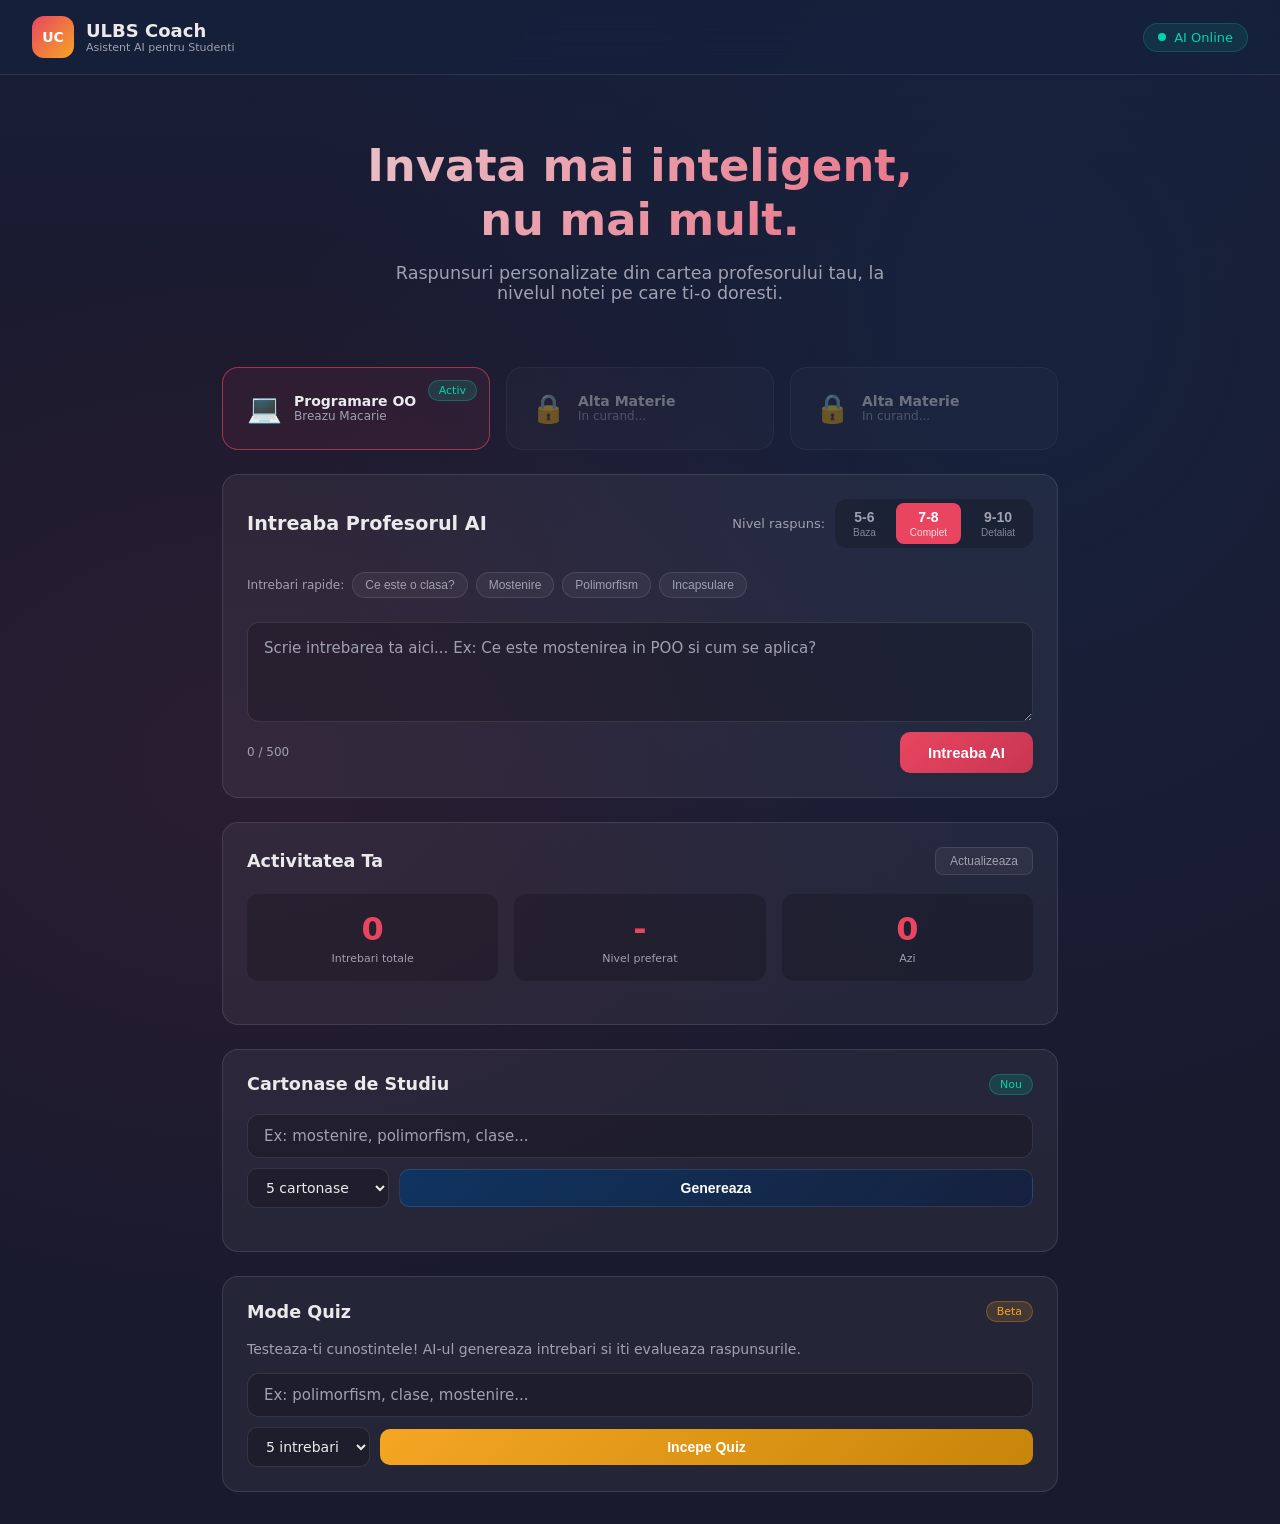
<file: frontend/ULBS-Coach.html>
<!DOCTYPE html>
<html lang="ro">
<head>
    <meta charset="UTF-8">
    <meta name="viewport" content="width=device-width, initial-scale=1.0">
    <title>ULBS Coach - Asistent AI</title>
    <link rel="stylesheet" href="ULBS-Coach.css">
</head>
<body>

    <nav class="navbar">
        <div class="nav-brand">
            <div class="nav-logo">UC</div>
            <div>
                <span class="nav-title">ULBS Coach</span>
                <span class="nav-subtitle">Asistent AI pentru Studenti</span>
            </div>
        </div>
        <div class="nav-status">
            <span class="status-dot"></span>
            <span>AI Online</span>
        </div>
    </nav>

    <div class="hero">
        <h1>Invata mai inteligent,<br>nu mai mult.</h1>
        <p>Raspunsuri personalizate din cartea profesorului tau, la nivelul notei pe care ti-o doresti.</p>
    </div>

    <main class="container">

        <div class="cards-grid">
            <div class="card materie-card active" data-materie="POO">
                <div class="card-icon">💻</div>
                <div class="card-info">
                    <h3>Programare OO</h3>
                    <p>Breazu Macarie</p>
                </div>
                <div class="card-badge">Activ</div>
            </div>
            <div class="card materie-card disabled">
                <div class="card-icon">🔒</div>
                <div class="card-info">
                    <h3>Alta Materie</h3>
                    <p>In curand...</p>
                </div>
            </div>
            <div class="card materie-card disabled">
                <div class="card-icon">🔒</div>
                <div class="card-info">
                    <h3>Alta Materie</h3>
                    <p>In curand...</p>
                </div>
            </div>
        </div>

        <div class="card coach-card">
            <div class="coach-header">
                <h2>Intreaba Profesorul AI</h2>
                <div class="nota-selector">
                    <span class="nota-label">Nivel raspuns:</span>
                    <div class="nota-buttons">
                        <button class="nota-btn" data-nota="5-6">
                            <span class="nota-num">5-6</span>
                            <span class="nota-desc">Baza</span>
                        </button>
                        <button class="nota-btn selected" data-nota="7-8">
                            <span class="nota-num">7-8</span>
                            <span class="nota-desc">Complet</span>
                        </button>
                        <button class="nota-btn" data-nota="9-10">
                            <span class="nota-num">9-10</span>
                            <span class="nota-desc">Detaliat</span>
                        </button>
                    </div>
                </div>
            </div>

            <div class="intrebari-rapide">
                <span class="ir-label">Intrebari rapide:</span>
                <button class="ir-btn" onclick="setIntrebare('Ce este o clasa in POO?')">Ce este o clasa?</button>
                <button class="ir-btn" onclick="setIntrebare('Explica mostenirea in POO')">Mostenire</button>
                <button class="ir-btn" onclick="setIntrebare('Ce este polimorfismul?')">Polimorfism</button>
                <button class="ir-btn" onclick="setIntrebare('Ce este incapsularea?')">Incapsulare</button>
            </div>

            <div class="input-area">
                <textarea id="intrebare-input" placeholder="Scrie intrebarea ta aici... Ex: Ce este mostenirea in POO si cum se aplica?"></textarea>
                <div class="input-actions">
                    <span id="char-count">0 / 500</span>
                    <button id="intreaba-btn" onclick="intreaba()">
                        <span id="btn-text">Intreaba AI</span>
                        <span id="btn-spinner" style="display:none">Se gandeste...</span>
                    </button>
                </div>
            </div>
        </div>

        <div class="card raspuns-card" id="raspuns-card" style="display:none">
            <div class="raspuns-header">
                <div class="raspuns-avatar">AI</div>
                <div>
                    <h3>Prof. ULBS Coach</h3>
                    <span id="raspuns-nivel-badge" class="nivel-badge"></span>
                </div>
                <button class="copy-btn" onclick="copyRaspuns()">Copiaza</button>
            </div>
            <div id="raspuns-text" class="raspuns-text"></div>
            <div class="raspuns-footer">
                <span>Sursa: Breazu Macarie - POO</span>
                <button class="new-btn" onclick="newIntrebare()">Intrebare noua</button>
            </div>
        </div>

        <div class="card statistici-card">
            <div class="stat-header">
                <h2>Activitatea Ta</h2>
                <button onclick="loadStatistici()">Actualizeaza</button>
            </div>
            <div class="stat-numbers">
                <div class="stat-box">
                    <span id="total-intrebari">0</span>
                    <label>Intrebari totale</label>
                </div>
                <div class="stat-box">
                    <span id="nota-preferata">-</span>
                    <label>Nivel preferat</label>
                </div>
                <div class="stat-box">
                    <span id="azi-intrebari">0</span>
                    <label>Azi</label>
                </div>
            </div>
            <div id="istoricul" class="istoricul"></div>
        </div>

        <div class="card cartonase-card" id="cartonase-card">
            <div class="stat-header">
                <h2>Cartonase de Studiu</h2>
                <span class="card-badge" style="position:static">Nou</span>
            </div>
            <div class="cartonase-input">
                <input type="text" id="topic-input" placeholder="Ex: mostenire, polimorfism, clase..."/>
                <div class="cartonase-controls">
                    <select id="numar-cartonase">
                        <option value="3">3 cartonase</option>
                        <option value="5" selected>5 cartonase</option>
                        <option value="10">10 cartonase</option>
                    </select>
                    <button id="genereaza-btn" onclick="genereazaCartonase()">Genereaza</button>
                </div>
            </div>
            <div id="cartonase-container"></div>
        </div>

        <div class="card quiz-card">
            <div class="stat-header">
                <h2>Mode Quiz</h2>
                <span class="card-badge" style="position:static; background: rgba(245,166,35,0.15); color: var(--gold); border-color: rgba(245,166,35,0.3);">Beta</span>
            </div>

            <div id="quiz-start" class="quiz-start">
                <p style="color: var(--text-muted); font-size: 14px; margin-bottom: 1rem;">Testeaza-ti cunostintele! AI-ul genereaza intrebari si iti evalueaza raspunsurile.</p>
                <div class="cartonase-input">
                    <input type="text" id="quiz-topic-input" placeholder="Ex: polimorfism, clase, mostenire..."/>
                    <div class="cartonase-controls">
                        <select id="quiz-numar">
                            <option value="3">3 intrebari</option>
                            <option value="5" selected>5 intrebari</option>
                        </select>
                        <button id="start-quiz-btn" onclick="startQuiz()">Incepe Quiz</button>
                    </div>
                </div>
            </div>

            <div id="quiz-container" style="display:none">
                <div class="quiz-progress">
                    <span id="quiz-progress-text">Intrebarea 1 din 5</span>
                    <div class="quiz-progress-bar">
                        <div id="quiz-progress-fill"></div>
                    </div>
                </div>
                <div class="quiz-intrebare-card">
                    <h3 id="quiz-intrebare"></h3>
                </div>
                <textarea id="quiz-raspuns-input" placeholder="Scrie raspunsul tau aici..." rows="4"></textarea>
                <div class="input-actions">
                    <span id="quiz-char-count">0 / 1000</span>
                    <button id="quiz-submit-btn" onclick="submitRaspuns()">Trimite Raspuns</button>
                </div>
            </div>

            <div id="quiz-feedback" style="display:none" class="quiz-feedback-container">
                <div id="quiz-feedback-content"></div>
                <button class="new-btn" onclick="nextIntrebare()" id="quiz-next-btn">Urmatoarea Intrebare</button>
            </div>

            <div id="quiz-rezultat-final" style="display:none" class="quiz-rezultat-final">
                <h3>Quiz Finalizat!</h3>
                <div class="quiz-scor-mare" id="quiz-scor-mare"></div>
                <p id="quiz-mesaj-final"></p>
                <button onclick="resetQuiz()">Incearca din nou</button>
            </div>
        </div>

    </main>

    <div class="modal-overlay" id="modal-overlay" onclick="closeModal()">
        <div class="modal-content" onclick="event.stopPropagation()">
            <div class="modal-header">
                <h3 id="modal-intrebare"></h3>
                <button class="modal-close" onclick="closeModal()">✕</button>
            </div>
            <div class="modal-dificultate">
                <span id="modal-dificultate-badge"></span>
            </div>
            <div class="modal-body" id="modal-body"></div>
        </div>
    </div>

    <script src="ULBS-Coach.js"></script>
</body>
</html>
</file>
<file: frontend/ULBS-Coach.css>
* {
    margin: 0;
    padding: 0;
    box-sizing: border-box;
}

:root {
    --primary: #1a1a2e;
    --secondary: #16213e;
    --accent: #0f3460;
    --highlight: #e94560;
    --gold: #f5a623;
    --text: #eaeaea;
    --text-muted: #a0a0b0;
    --card-bg: rgba(255,255,255,0.05);
    --card-border: rgba(255,255,255,0.1);
    --success: #00d4aa;
    --radius: 16px;
}

body {
    font-family: 'Segoe UI', system-ui, sans-serif;
    background: var(--primary);
    color: var(--text);
    min-height: 100vh;
    background-image: 
        radial-gradient(ellipse at 20% 50%, rgba(233,69,96,0.08) 0%, transparent 50%),
        radial-gradient(ellipse at 80% 20%, rgba(15,52,96,0.3) 0%, transparent 50%);
}

.navbar {
    display: flex;
    justify-content: space-between;
    align-items: center;
    padding: 1rem 2rem;
    background: rgba(22,33,62,0.8);
    backdrop-filter: blur(20px);
    border-bottom: 1px solid var(--card-border);
    position: sticky;
    top: 0;
    z-index: 100;
}

.nav-brand {
    display: flex;
    align-items: center;
    gap: 12px;
}

.nav-logo {
    width: 42px;
    height: 42px;
    background: linear-gradient(135deg, var(--highlight), var(--gold));
    border-radius: 12px;
    display: flex;
    align-items: center;
    justify-content: center;
    font-weight: 700;
    font-size: 14px;
    color: white;
}

.nav-title {
    display: block;
    font-weight: 700;
    font-size: 18px;
    color: var(--text);
}

.nav-subtitle {
    display: block;
    font-size: 11px;
    color: var(--text-muted);
}

.nav-status {
    display: flex;
    align-items: center;
    gap: 8px;
    font-size: 13px;
    color: var(--success);
    background: rgba(0,212,170,0.1);
    padding: 6px 14px;
    border-radius: 20px;
    border: 1px solid rgba(0,212,170,0.2);
}

.status-dot {
    width: 8px;
    height: 8px;
    background: var(--success);
    border-radius: 50%;
    animation: pulse 2s infinite;
}

@keyframes pulse {
    0%, 100% { opacity: 1; transform: scale(1); }
    50% { opacity: 0.5; transform: scale(0.8); }
}

.hero {
    text-align: center;
    padding: 4rem 2rem 2rem;
    background: linear-gradient(180deg, rgba(22,33,62,0.5) 0%, transparent 100%);
}

.hero h1 {
    font-size: 2.8rem;
    font-weight: 800;
    line-height: 1.2;
    margin-bottom: 1rem;
    background: linear-gradient(135deg, var(--text) 0%, var(--highlight) 100%);
    -webkit-background-clip: text;
    -webkit-text-fill-color: transparent;
    background-clip: text;
}

.hero p {
    font-size: 1.1rem;
    color: var(--text-muted);
    max-width: 500px;
    margin: 0 auto;
}

.container {
    max-width: 900px;
    margin: 0 auto;
    padding: 2rem;
    display: flex;
    flex-direction: column;
    gap: 1.5rem;
}

.cards-grid {
    display: grid;
    grid-template-columns: repeat(3, 1fr);
    gap: 1rem;
}

.card {
    background: var(--card-bg);
    border: 1px solid var(--card-border);
    border-radius: var(--radius);
    padding: 1.5rem;
    transition: all 0.3s ease;
}

.materie-card {
    display: flex;
    align-items: center;
    gap: 12px;
    cursor: pointer;
    position: relative;
}

.materie-card:hover {
    border-color: rgba(233,69,96,0.4);
    background: rgba(233,69,96,0.05);
    transform: translateY(-2px);
}

.materie-card.active {
    border-color: rgba(233,69,96,0.6);
    background: rgba(233,69,96,0.08);
}

.materie-card.disabled {
    opacity: 0.4;
    cursor: not-allowed;
}

.card-icon {
    font-size: 28px;
}

.card-info h3 {
    font-size: 14px;
    font-weight: 600;
    color: var(--text);
}

.card-info p {
    font-size: 12px;
    color: var(--text-muted);
}

.card-badge {
    position: absolute;
    top: 12px;
    right: 12px;
    background: rgba(0,212,170,0.15);
    color: var(--success);
    font-size: 11px;
    padding: 3px 10px;
    border-radius: 20px;
    border: 1px solid rgba(0,212,170,0.3);
}

.coach-card {
    display: flex;
    flex-direction: column;
    gap: 1.5rem;
}

.coach-header {
    display: flex;
    justify-content: space-between;
    align-items: center;
    flex-wrap: wrap;
    gap: 1rem;
}

.coach-header h2 {
    font-size: 1.2rem;
    font-weight: 700;
}

.nota-selector {
    display: flex;
    align-items: center;
    gap: 10px;
}

.nota-label {
    font-size: 13px;
    color: var(--text-muted);
}

.nota-buttons {
    display: flex;
    gap: 6px;
    background: rgba(0,0,0,0.2);
    padding: 4px;
    border-radius: 12px;
}

.nota-btn {
    background: transparent;
    border: none;
    color: var(--text-muted);
    padding: 6px 14px;
    border-radius: 8px;
    cursor: pointer;
    transition: all 0.2s;
    display: flex;
    flex-direction: column;
    align-items: center;
    gap: 2px;
}

.nota-btn:hover {
    background: rgba(255,255,255,0.08);
    color: var(--text);
}

.nota-btn.selected {
    background: var(--highlight);
    color: white;
}

.nota-num {
    font-size: 14px;
    font-weight: 700;
}

.nota-desc {
    font-size: 10px;
    opacity: 0.8;
}

.intrebari-rapide {
    display: flex;
    align-items: center;
    gap: 8px;
    flex-wrap: wrap;
}

.ir-label {
    font-size: 12px;
    color: var(--text-muted);
}

.ir-btn {
    background: rgba(255,255,255,0.05);
    border: 1px solid var(--card-border);
    color: var(--text-muted);
    padding: 5px 12px;
    border-radius: 20px;
    font-size: 12px;
    cursor: pointer;
    transition: all 0.2s;
}

.ir-btn:hover {
    background: rgba(233,69,96,0.1);
    border-color: rgba(233,69,96,0.4);
    color: var(--highlight);
}

.input-area {
    display: flex;
    flex-direction: column;
    gap: 10px;
}

textarea {
    width: 100%;
    background: rgba(0,0,0,0.2);
    border: 1px solid var(--card-border);
    border-radius: 12px;
    color: var(--text);
    padding: 1rem;
    font-size: 15px;
    font-family: inherit;
    resize: vertical;
    min-height: 100px;
    transition: border-color 0.2s;
}

textarea:focus {
    outline: none;
    border-color: rgba(233,69,96,0.5);
}

textarea::placeholder {
    color: var(--text-muted);
}

.input-actions {
    display: flex;
    justify-content: space-between;
    align-items: center;
}

#char-count {
    font-size: 12px;
    color: var(--text-muted);
}

#intreaba-btn {
    background: linear-gradient(135deg, var(--highlight), #c73652);
    color: white;
    border: none;
    padding: 12px 28px;
    border-radius: 10px;
    font-size: 15px;
    font-weight: 600;
    cursor: pointer;
    transition: all 0.2s;
}

#intreaba-btn:hover {
    transform: translateY(-1px);
    box-shadow: 0 8px 20px rgba(233,69,96,0.3);
}

#intreaba-btn:disabled {
    opacity: 0.5;
    cursor: not-allowed;
    transform: none;
}

.raspuns-card {
    border-color: rgba(0,212,170,0.2);
    animation: fadeIn 0.4s ease;
}

@keyframes fadeIn {
    from { opacity: 0; transform: translateY(10px); }
    to { opacity: 1; transform: translateY(0); }
}

.raspuns-header {
    display: flex;
    align-items: center;
    gap: 12px;
    margin-bottom: 1.5rem;
}

.raspuns-avatar {
    width: 44px;
    height: 44px;
    background: linear-gradient(135deg, var(--success), #00a884);
    border-radius: 12px;
    display: flex;
    align-items: center;
    justify-content: center;
    font-weight: 700;
    font-size: 13px;
    color: white;
}

.raspuns-header h3 {
    font-size: 15px;
    font-weight: 600;
}

.nivel-badge {
    font-size: 11px;
    padding: 3px 10px;
    border-radius: 20px;
    background: rgba(245,166,35,0.15);
    color: var(--gold);
    border: 1px solid rgba(245,166,35,0.3);
}

.copy-btn {
    margin-left: auto;
    background: rgba(255,255,255,0.05);
    border: 1px solid var(--card-border);
    color: var(--text-muted);
    padding: 6px 14px;
    border-radius: 8px;
    font-size: 12px;
    cursor: pointer;
    transition: all 0.2s;
}

.copy-btn:hover {
    background: rgba(255,255,255,0.1);
    color: var(--text);
}

.raspuns-text {
    font-size: 15px;
    line-height: 1.8;
    color: var(--text);
    white-space: pre-wrap;
    padding: 1rem;
    background: rgba(0,0,0,0.15);
    border-radius: 10px;
    margin-bottom: 1rem;
}

.raspuns-footer {
    display: flex;
    justify-content: space-between;
    align-items: center;
    font-size: 12px;
    color: var(--text-muted);
}

.new-btn {
    background: transparent;
    border: 1px solid var(--card-border);
    color: var(--text-muted);
    padding: 6px 14px;
    border-radius: 8px;
    font-size: 12px;
    cursor: pointer;
    transition: all 0.2s;
}

.new-btn:hover {
    border-color: var(--highlight);
    color: var(--highlight);
}

.statistici-card { display: flex; flex-direction: column; gap: 1.2rem; }

.stat-header {
    display: flex;
    justify-content: space-between;
    align-items: center;
}

.stat-header h2 { font-size: 1.1rem; font-weight: 700; }

.stat-header button {
    background: rgba(255,255,255,0.05);
    border: 1px solid var(--card-border);
    color: var(--text-muted);
    padding: 6px 14px;
    border-radius: 8px;
    font-size: 12px;
    cursor: pointer;
    transition: all 0.2s;
}

.stat-header button:hover { background: rgba(255,255,255,0.1); color: var(--text); }

.stat-numbers {
    display: grid;
    grid-template-columns: repeat(3, 1fr);
    gap: 1rem;
}

.stat-box {
    background: rgba(0,0,0,0.2);
    border-radius: 12px;
    padding: 1rem;
    text-align: center;
}

.stat-box span {
    display: block;
    font-size: 2rem;
    font-weight: 800;
    color: var(--highlight);
}

.stat-box label {
    font-size: 11px;
    color: var(--text-muted);
    margin-top: 4px;
    display: block;
}

.istoricul {
    display: flex;
    flex-direction: column;
    gap: 8px;
    max-height: 300px;
    overflow-y: auto;
}

.istoric-item {
    display: flex;
    justify-content: space-between;
    align-items: center;
    padding: 10px 14px;
    background: rgba(0,0,0,0.15);
    border-radius: 10px;
    border-left: 3px solid var(--highlight);
    font-size: 13px;
    gap: 10px;
}

.istoric-intrebare {
    color: var(--text);
    flex: 1;
    white-space: nowrap;
    overflow: hidden;
    text-overflow: ellipsis;
}

.istoric-nota {
    background: rgba(245,166,35,0.15);
    color: var(--gold);
    padding: 2px 8px;
    border-radius: 20px;
    font-size: 11px;
    white-space: nowrap;
}

.istoric-data {
    color: var(--text-muted);
    font-size: 11px;
    white-space: nowrap;
}

.loading-overlay {
    display: none;
    position: fixed;
    inset: 0;
    background: rgba(26,26,46,0.8);
    backdrop-filter: blur(4px);
    z-index: 999;
    align-items: center;
    justify-content: center;
    flex-direction: column;
    gap: 1rem;
}

.loading-overlay.active { display: flex; }

.loading-spinner {
    width: 50px;
    height: 50px;
    border: 3px solid rgba(233,69,96,0.2);
    border-top-color: var(--highlight);
    border-radius: 50%;
    animation: spin 0.8s linear infinite;
}

@keyframes spin { to { transform: rotate(360deg); } }

.loading-text {
    color: var(--text-muted);
    font-size: 14px;
}

::-webkit-scrollbar { width: 6px; }
::-webkit-scrollbar-track { background: transparent; }
::-webkit-scrollbar-thumb { background: rgba(255,255,255,0.1); border-radius: 3px; }
::-webkit-scrollbar-thumb:hover { background: rgba(255,255,255,0.2); }
.cartonase-card {
    display: flex;
    flex-direction: column;
    gap: 1.2rem;
}

.cartonase-input {
    display: flex;
    flex-direction: column;
    gap: 10px;
}

.cartonase-input input {
    background: rgba(0,0,0,0.2);
    border: 1px solid var(--card-border);
    border-radius: 12px;
    color: var(--text);
    padding: 12px 16px;
    font-size: 15px;
    font-family: inherit;
    transition: border-color 0.2s;
}

.cartonase-input input:focus {
    outline: none;
    border-color: rgba(233,69,96,0.5);
}

.cartonase-input input::placeholder {
    color: var(--text-muted);
}

.cartonase-controls {
    display: flex;
    gap: 10px;
    align-items: center;
}

.cartonase-controls select {
    background: rgba(0,0,0,0.2);
    border: 1px solid var(--card-border);
    border-radius: 10px;
    color: var(--text);
    padding: 10px 14px;
    font-size: 14px;
    font-family: inherit;
    cursor: pointer;
}

#genereaza-btn {
    background: linear-gradient(135deg, #0f3460, #16213e);
    color: white;
    border: 1px solid rgba(255,255,255,0.1);
    padding: 10px 24px;
    border-radius: 10px;
    font-size: 14px;
    font-weight: 600;
    cursor: pointer;
    transition: all 0.2s;
    flex: 1;
}

#genereaza-btn:hover {
    background: linear-gradient(135deg, #1a4a7a, #0f3460);
    transform: translateY(-1px);
}

#genereaza-btn:disabled {
    opacity: 0.5;
    cursor: not-allowed;
    transform: none;
}

.cartonase-container {
    display: flex;
    flex-direction: column;
    gap: 12px;
}

.cartonas {
    background: rgba(0,0,0,0.2);
    border: 1px solid var(--card-border);
    border-radius: 12px;
    overflow: hidden;
    cursor: pointer;
    transition: all 0.3s;
}

.cartonas:hover {
    border-color: rgba(233,69,96,0.3);
}

.cartonas-front {
    padding: 1rem 1.25rem;
    display: flex;
    justify-content: space-between;
    align-items: center;
    gap: 10px;
}

.cartonas-intrebare {
    font-size: 15px;
    color: var(--text);
    flex: 1;
}

.cartonas-dificultate {
    font-size: 11px;
    padding: 3px 10px;
    border-radius: 20px;
    white-space: nowrap;
}

.dificultate-usor {
    background: rgba(0,212,170,0.15);
    color: var(--success);
    border: 1px solid rgba(0,212,170,0.3);
}

.dificultate-mediu {
    background: rgba(245,166,35,0.15);
    color: var(--gold);
    border: 1px solid rgba(245,166,35,0.3);
}

.dificultate-greu {
    background: rgba(233,69,96,0.15);
    color: var(--highlight);
    border: 1px solid rgba(233,69,96,0.3);
}

.cartonas-back {
    display: none;
    padding: 1rem 1.25rem;
    border-top: 1px solid var(--card-border);
    font-size: 14px;
    line-height: 1.7;
    color: var(--text-muted);
    background: rgba(0,0,0,0.1);
}

.cartonas.open .cartonas-back {
    display: block;
}

.cartonas-arrow {
    color: var(--text-muted);
    font-size: 12px;
    transition: transform 0.3s;
}

.cartonas.open .cartonas-arrow {
    transform: rotate(180deg);
}
.modal-overlay {
    display: none;
    position: fixed;
    inset: 0;
    background: rgba(0,0,0,0.7);
    backdrop-filter: blur(8px);
    z-index: 1000;
    align-items: center;
    justify-content: center;
    padding: 2rem;
}

.modal-overlay.active {
    display: flex;
}

.modal-content {
    background: var(--secondary);
    border: 1px solid var(--card-border);
    border-radius: 20px;
    padding: 2rem;
    max-width: 700px;
    width: 100%;
    max-height: 80vh;
    overflow-y: auto;
    animation: fadeIn 0.3s ease;
}

.modal-header {
    display: flex;
    justify-content: space-between;
    align-items: flex-start;
    gap: 1rem;
    margin-bottom: 1rem;
}

.modal-header h3 {
    font-size: 1.1rem;
    font-weight: 600;
    color: var(--text);
    line-height: 1.5;
}

.modal-close {
    background: rgba(255,255,255,0.05);
    border: 1px solid var(--card-border);
    color: var(--text-muted);
    width: 32px;
    height: 32px;
    border-radius: 8px;
    cursor: pointer;
    font-size: 14px;
    display: flex;
    align-items: center;
    justify-content: center;
    flex-shrink: 0;
    transition: all 0.2s;
}

.modal-close:hover {
    background: rgba(233,69,96,0.2);
    color: var(--highlight);
    border-color: var(--highlight);
}

.modal-dificultate {
    margin-bottom: 1.5rem;
}

.modal-body {
    font-size: 15px;
    line-height: 1.8;
    color: var(--text);
}

.modal-body p {
    margin-bottom: 1rem;
}

.modal-body pre {
    background: rgba(0,0,0,0.3);
    border: 1px solid var(--card-border);
    border-radius: 10px;
    padding: 1rem;
    overflow-x: auto;
    margin: 1rem 0;
}

.modal-body code {
    font-family: 'Courier New', monospace;
    font-size: 13px;
    color: #00d4aa;
}

.modal-body pre code {
    color: #e0e0e0;
}

.modal-body strong {
    color: var(--highlight);
    font-weight: 600;
}

.modal-body em {
    color: var(--gold);
}
.quiz-card {
    display: flex;
    flex-direction: column;
    gap: 1.2rem;
}

.quiz-start p {
    color: var(--text-muted);
    font-size: 14px;
    margin-bottom: 1rem;
}

.quiz-progress {
    display: flex;
    flex-direction: column;
    gap: 8px;
    margin-bottom: 1.5rem;
}

.quiz-progress-bar {
    width: 100%;
    height: 6px;
    background: rgba(255,255,255,0.1);
    border-radius: 3px;
    overflow: hidden;
}

#quiz-progress-fill {
    height: 100%;
    background: linear-gradient(135deg, var(--highlight), var(--gold));
    border-radius: 3px;
    transition: width 0.5s ease;
    width: 0%;
}

.quiz-intrebare-card {
    background: rgba(0,0,0,0.2);
    border: 1px solid var(--card-border);
    border-left: 3px solid var(--gold);
    border-radius: 12px;
    padding: 1.2rem;
    margin-bottom: 1rem;
}

.quiz-intrebare-card h3 {
    font-size: 16px;
    font-weight: 600;
    color: var(--text);
    line-height: 1.5;
}

#quiz-raspuns-input {
    width: 100%;
    background: rgba(0,0,0,0.2);
    border: 1px solid var(--card-border);
    border-radius: 12px;
    color: var(--text);
    padding: 1rem;
    font-size: 14px;
    font-family: inherit;
    resize: vertical;
    min-height: 120px;
    transition: border-color 0.2s;
    margin-bottom: 10px;
}

#quiz-raspuns-input:focus {
    outline: none;
    border-color: rgba(245,166,35,0.5);
}

#quiz-submit-btn {
    background: linear-gradient(135deg, var(--gold), #c8850a);
    color: white;
    border: none;
    padding: 12px 28px;
    border-radius: 10px;
    font-size: 15px;
    font-weight: 600;
    cursor: pointer;
    transition: all 0.2s;
}

#quiz-submit-btn:hover {
    transform: translateY(-1px);
    box-shadow: 0 8px 20px rgba(245,166,35,0.3);
}

#quiz-submit-btn:disabled {
    opacity: 0.5;
    cursor: not-allowed;
    transform: none;
}

#start-quiz-btn {
    background: linear-gradient(135deg, var(--gold), #c8850a);
    color: white;
    border: none;
    padding: 10px 24px;
    border-radius: 10px;
    font-size: 14px;
    font-weight: 600;
    cursor: pointer;
    transition: all 0.2s;
    flex: 1;
}

#start-quiz-btn:hover {
    transform: translateY(-1px);
    box-shadow: 0 8px 20px rgba(245,166,35,0.3);
}

.quiz-feedback-container {
    display: flex;
    flex-direction: column;
    gap: 1rem;
}

#quiz-feedback-content {
    background: rgba(0,0,0,0.2);
    border-radius: 12px;
    padding: 1.2rem;
    font-size: 14px;
    line-height: 1.7;
}

.feedback-nota {
    font-size: 2rem;
    font-weight: 800;
    margin-bottom: 0.5rem;
}

.feedback-corect {
    color: var(--success);
    border-left: 3px solid var(--success);
}

.feedback-gresit {
    color: var(--highlight);
    border-left: 3px solid var(--highlight);
}

.quiz-rezultat-final {
    text-align: center;
    padding: 2rem;
    display: flex;
    flex-direction: column;
    align-items: center;
    gap: 1rem;
}

.quiz-rezultat-final h3 {
    font-size: 1.5rem;
    font-weight: 700;
}

.quiz-scor-mare {
    font-size: 4rem;
    font-weight: 800;
    background: linear-gradient(135deg, var(--gold), var(--highlight));
    -webkit-background-clip: text;
    -webkit-text-fill-color: transparent;
    background-clip: text;
}

.quiz-rezultat-final p {
    color: var(--text-muted);
    font-size: 14px;
}

.quiz-rezultat-final button {
    background: linear-gradient(135deg, var(--gold), #c8850a);
    color: white;
    border: none;
    padding: 12px 28px;
    border-radius: 10px;
    font-size: 15px;
    font-weight: 600;
    cursor: pointer;
    transition: all 0.2s;
}

.quiz-rezultat-final button:hover {
    transform: translateY(-1px);
}
</file>
